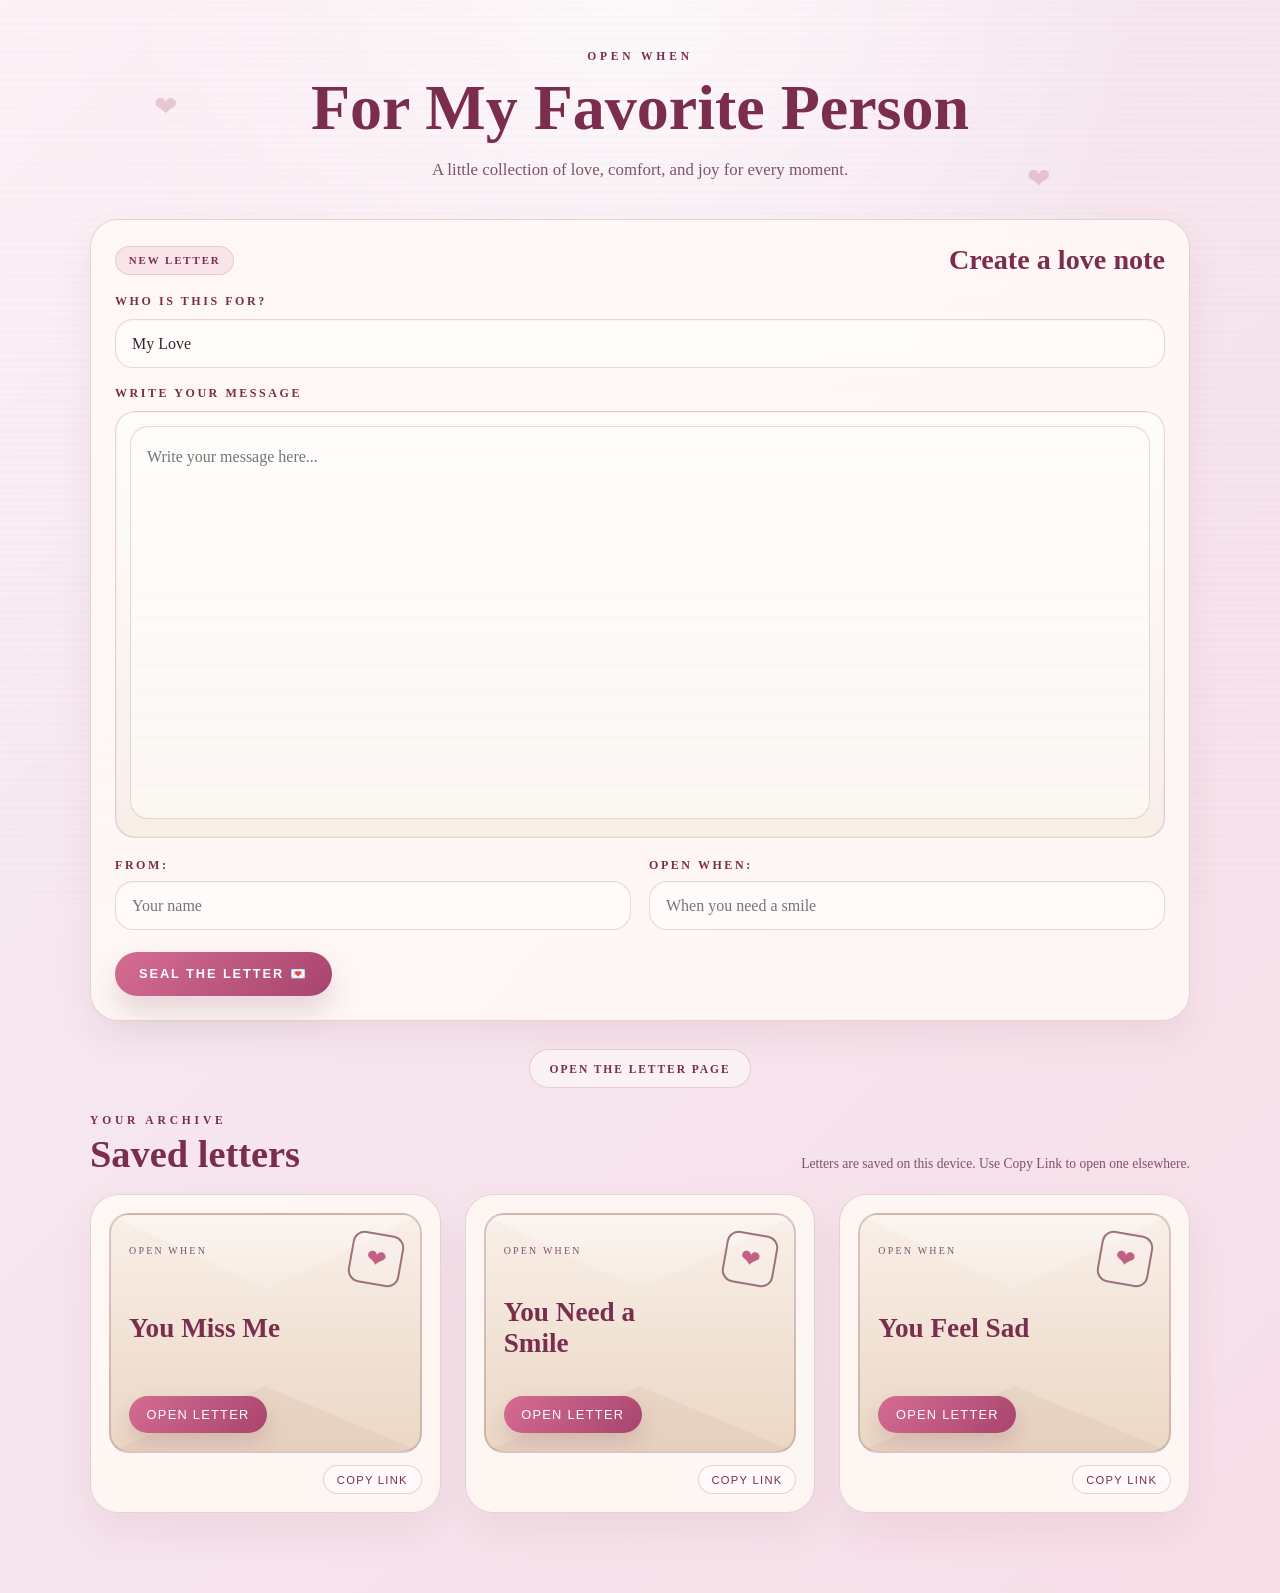
<file: index.html>
<!DOCTYPE html>
<html lang="en">
  <head>
    <meta charset="UTF-8" />
    <meta name="viewport" content="width=device-width, initial-scale=1.0" />
    <title>Open When Letters</title>
    <link rel="stylesheet" href="code.css" />
  </head>
  <body>
    <div class="paper-bg" aria-hidden="true">
      <span class="heart h1">❤</span>
      <span class="heart h2">❤</span>
      <span class="heart h3">❤</span>
      <span class="heart h4">❤</span>
      <span class="heart h5">❤</span>
    </div>

    <main class="app-shell">
      <header class="intro">
        <p class="eyebrow">Open When</p>
        <h1>For My Favorite Person</h1>
        <p class="subtitle">A little collection of love, comfort, and joy for every moment.</p>
      </header>

      <section class="letter-builder" aria-label="Write a custom love note">
        <div class="builder-card">
          <div class="builder-heading">
            <span class="builder-badge">New Letter</span>
            <h2>Create a love note</h2>
          </div>

          <form id="letterForm">
            <label class="field-label" for="recipientInput">Who is this for?</label>
            <input id="recipientInput" type="text" value="My Love" placeholder="My Love" />

            <label class="field-label" for="letterInput">Write Your Message</label>
            <div class="paper-note">
              <textarea id="letterInput" rows="12" placeholder="Write your message here..."></textarea>
            </div>

            <div class="meta-row">
              <div class="meta-field">
                <label class="field-label small" for="fromInput">From:</label>
                <input id="fromInput" type="text" placeholder="Your name" />
              </div>

              <div class="meta-field">
                <label class="field-label small" for="occasionInput">Open When:</label>
                <input id="occasionInput" type="text" placeholder="When you need a smile" />
              </div>
            </div>

            <button type="submit" class="seal-button">Seal the Letter 💌</button>
          </form>
        </div>
      </section>

      <div class="page-link-wrap">
        <a class="page-link" id="recipientPageLink" href="recipient.html">Open the letter page</a>
      </div>

      <div class="saved-heading">
        <div>
          <p class="eyebrow">Your archive</p>
          <h2>Saved letters</h2>
        </div>
        <p id="storageStatus" class="storage-status">Letters are saved on this device. Use Copy Link to open one elsewhere.</p>
      </div>

      <section class="letters-grid" id="lettersGrid"></section>
    </main>

    <script src="js.js"></script>
  </body>
</html>
</file>
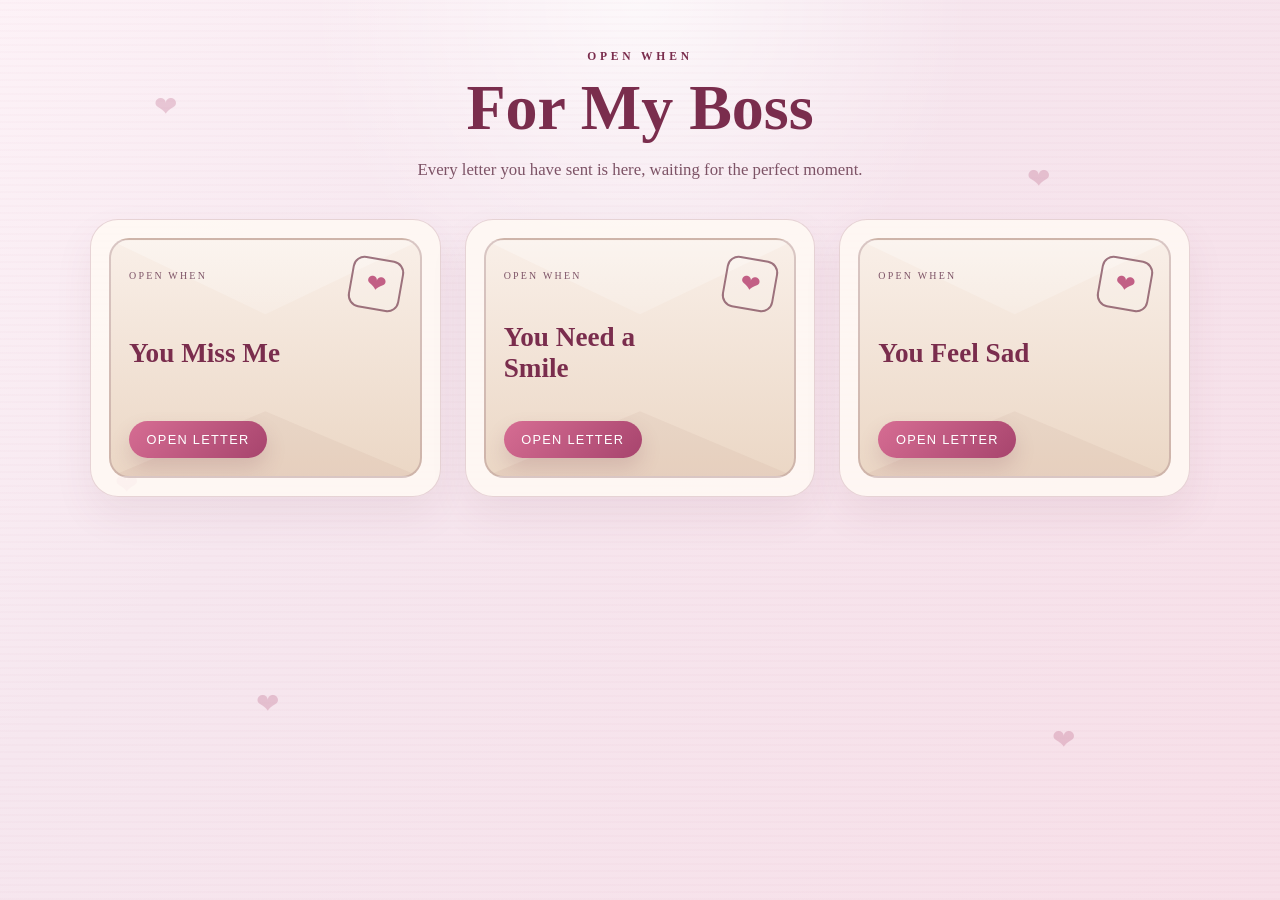
<file: recipient.html>
<!DOCTYPE html>
<html lang="en">
  <head>
    <meta charset="UTF-8" />
    <meta name="viewport" content="width=device-width, initial-scale=1.0" />
    <title>For My Boss</title>
    <link rel="stylesheet" href="code.css" />
  </head>
  <body data-page="recipient">
    <div class="paper-bg" aria-hidden="true">
      <span class="heart h1">❤</span>
      <span class="heart h2">❤</span>
      <span class="heart h3">❤</span>
      <span class="heart h4">❤</span>
      <span class="heart h5">❤</span>
    </div>

    <main class="app-shell">
      <header class="intro">
        <p class="eyebrow">Open When</p>
        <h1>For My Boss</h1>
        <p class="subtitle">Every letter you have sent is here, waiting for the perfect moment.</p>
      </header>


      <section class="letters-grid" id="lettersGrid"></section>
    </main>

    <script src="js.js"></script>
  </body>
</html>
</file>
<file: code.css>
:root {
  --pink-1: #fdf1f5;
  --pink-2: #f7e2eb;
  --rose: #c85f8a;
  --rose-dark: #7a2d4d;
  --paper: #fffaf3;
  --ink: #3a2433;
  --muted: #7d5366;
  --line: rgba(122, 45, 77, 0.18);
}

* {
  box-sizing: border-box;
}

html {
  scroll-behavior: smooth;
}

body {
  margin: 0;
  min-height: 100vh;
  font-family: "Georgia", serif;
  color: var(--ink);
  background:
    radial-gradient(circle at top, rgba(255,255,255,0.7), transparent 30%),
    linear-gradient(135deg, #fdf2f7 0%, #f6e7ef 35%, #f7dfe8 100%);
}

.paper-bg {
  position: fixed;
  inset: 0;
  pointer-events: none;
  background: repeating-linear-gradient(
    0deg,
    rgba(171, 91, 123, 0.02),
    rgba(171, 91, 123, 0.02) 2px,
    transparent 2px,
    transparent 7px
  );
}


.heart {
  position: absolute;
  font-size: clamp(1.3rem, 2.2vw, 2.2rem);
  color: rgba(176, 82, 118, 0.26);
  animation: drift 10s ease-in-out infinite;
}

.h1 { top: 10%; left: 12%; }
.h2 { top: 18%; right: 18%; animation-delay: 1.2s; }
.h3 { bottom: 20%; left: 20%; animation-delay: 2s; }
.h4 { bottom: 16%; right: 16%; animation-delay: 3s; }
.h5 { top: 52%; left: 9%; animation-delay: 4s; }

@keyframes drift {
  0%, 100% { transform: translateY(0) scale(1); opacity: 0.3; }
  50% { transform: translateY(-14px) scale(1.08); opacity: 0.7; }
}

.app-shell {
  position: relative;
  z-index: 1;
  width: min(1100px, 92vw);
  margin: 0 auto;
  padding: 50px 0 80px;
}

.intro {
  text-align: center;
  margin-bottom: 34px;
}

.eyebrow {
  margin: 0 0 12px;
  text-transform: uppercase;
  letter-spacing: 0.24rem;
  font-size: 0.72rem;
  color: var(--rose-dark);
  font-weight: 700;
}

.intro h1 {
  margin: 0;
  font-size: clamp(2.5rem, 5vw, 5rem);
  color: var(--rose-dark);
  line-height: 1.05;
}

.subtitle {
  margin: 14px auto 0;
  max-width: 640px;
  font-size: 1.05rem;
  color: var(--muted);
  line-height: 1.8;
}

.letter-builder {
  margin: 0 auto 28px;
}

.builder-card {
  background: rgba(255, 250, 246, 0.86);
  border: 1px solid rgba(122, 45, 77, 0.18);
  border-radius: 28px;
  box-shadow: 0 16px 34px rgba(124, 63, 86, 0.08);
  padding: 24px;
}

.builder-heading {
  display: flex;
  align-items: center;
  justify-content: space-between;
  gap: 12px;
  margin-bottom: 16px;
}

.builder-badge {
  display: inline-flex;
  align-items: center;
  justify-content: center;
  background: rgba(200, 95, 138, 0.12);
  color: var(--rose-dark);
  border: 1px solid rgba(122, 45, 77, 0.14);
  border-radius: 999px;
  padding: 0.45rem 0.8rem;
  font-size: 0.68rem;
  letter-spacing: 0.12rem;
  text-transform: uppercase;
  font-weight: 700;
}

.builder-heading h2 {
  margin: 0;
  color: var(--rose-dark);
  font-size: clamp(1.6rem, 2.2vw, 2.3rem);
}

.field-label {
  display: block;
  margin: 18px 0 10px;
  font-size: 0.75rem;
  letter-spacing: 0.16rem;
  text-transform: uppercase;
  color: var(--rose-dark);
  font-weight: 700;
}

.field-label.small {
  margin-top: 0;
  margin-bottom: 8px;
}

#letterForm input,
#letterForm textarea {
  width: 100%;
  border: 1px solid rgba(122, 45, 77, 0.18);
  border-radius: 18px;
  background: rgba(255, 255, 255, 0.46);
  color: var(--ink);
  padding: 0.9rem 1rem;
  font-family: "Georgia", serif;
  font-size: 1rem;
  box-shadow: inset 0 1px 2px rgba(90, 52, 67, 0.04);
  transition: border-color 0.2s ease, box-shadow 0.2s ease;
}

#letterForm input:focus,
#letterForm textarea:focus {
  outline: none;
  border-color: rgba(154, 78, 104, 0.6);
  box-shadow: 0 0 0 4px rgba(181, 87, 114, 0.12);
}

.paper-note {
  position: relative;
  background: linear-gradient(180deg, #fffdf9 0%, #f8efe7 100%);
  border: 1px solid rgba(122, 45, 77, 0.18);
  border-radius: 20px;
  padding: 14px;
  box-shadow: inset 0 0 0 1px rgba(122, 45, 77, 0.05);
}

.paper-note::before {
  content: "";
  position: absolute;
  inset: 12px 14px 12px 14px;
  border-radius: 12px;
  background: repeating-linear-gradient(
    180deg,
    rgba(122, 45, 77, 0.04),
    rgba(122, 45, 77, 0.04) 1px,
    transparent 1px,
    transparent 24px
  );
  pointer-events: none;
}

#letterInput {
  position: relative;
  z-index: 1;
  min-height: 250px;
  height: 250px;
  resize: none;
  overflow: hidden;
  background: transparent;
  border: none;
  box-shadow: none;
  line-height: 1.9;
  padding: 0.3rem 0.2rem 0.2rem;
}

.meta-row {
  display: grid;
  grid-template-columns: repeat(2, minmax(0, 1fr));
  gap: 18px;
  margin-top: 20px;
}

.seal-button {
  margin-top: 22px;
  border: none;
  border-radius: 999px;
  background: linear-gradient(135deg, #d66d93, #a7446d);
  color: #fff;
  padding: 0.9rem 1.5rem;
  font-size: 0.8rem;
  letter-spacing: 0.12rem;
  text-transform: uppercase;
  font-weight: 700;
  cursor: pointer;
  box-shadow: 0 16px 28px rgba(127, 65, 88, 0.18);
  transition: transform 0.2s ease, box-shadow 0.2s ease;
}

.seal-button:hover {
  transform: translateY(-1px);
  box-shadow: 0 18px 30px rgba(127, 65, 88, 0.24);
}

.page-link-wrap {
  display: flex;
  justify-content: center;
  width: 100%;
  margin: 0 0 26px;
  text-align: center;
}

.page-link {
  display: inline-flex;
  align-items: center;
  justify-content: center;
  padding: 0.8rem 1.2rem;
  border-radius: 999px;
  background: rgba(255,255,255,0.5);
  border: 1px solid rgba(122, 45, 77, 0.18);
  color: var(--rose-dark);
  text-decoration: none;
  font-size: 0.72rem;
  letter-spacing: 0.12rem;
  text-transform: uppercase;
  font-weight: 700;
}

.saved-heading {
  display: flex;
  align-items: end;
  justify-content: space-between;
  gap: 18px;
  margin: 8px 0 18px;
}

.saved-heading .eyebrow {
  margin-bottom: 6px;
  text-align: left;
}

.saved-heading h2 {
  margin: 0;
  color: var(--rose-dark);
  font-size: clamp(1.7rem, 3vw, 2.5rem);
}

.storage-status {
  margin: 0 0 4px;
  color: var(--muted);
  font-size: 0.85rem;
}


.letters-grid {
  display: grid;
  grid-template-columns: repeat(3, minmax(0, 1fr));
  gap: 24px;
}

.letter-card {
  background: rgba(255, 250, 244, 0.86);
  border: 1px solid var(--line);
  border-radius: 28px;
  box-shadow: 0 18px 38px rgba(124, 63, 86, 0.08);
  padding: 18px;
  transition: transform 0.35s ease, box-shadow 0.35s ease;
}

.letter-card:hover {
  transform: translateY(-4px);
  box-shadow: 0 22px 42px rgba(124, 63, 86, 0.12);
}

.envelope {
  position: relative;
  min-height: 240px;
  border-radius: 20px;
  background: linear-gradient(180deg, #f9efe8 0%, #ebd7c5 100%);
  border: 2px solid rgba(112, 68, 80, 0.24);
  padding: 20px 18px 18px;
  display: flex;
  flex-direction: column;
  justify-content: space-between;
  overflow: hidden;
  cursor: pointer;
  transition: transform 0.7s ease, box-shadow 0.7s ease;
}

.envelope::before {
  content: "";
  position: absolute;
  left: 0;
  right: 0;
  top: 0;
  height: 54%;
  background: linear-gradient(180deg, rgba(255,255,255,0.32), rgba(255,255,255,0.08));
  clip-path: polygon(0 0, 100% 0, 50% 58%);
}

.envelope::after {
  content: "";
  position: absolute;
  left: 0;
  right: 0;
  bottom: 0;
  height: 46%;
  background: rgba(160, 119, 100, 0.08);
  clip-path: polygon(0 100%, 50% 40%, 100% 100%);
}

.seal {
  position: absolute;
  right: 18px;
  top: 18px;
  width: 52px;
  height: 52px;
  border-radius: 12px;
  border: 2px solid rgba(118, 61, 79, 0.7);
  display: grid;
  place-items: center;
  background: rgba(255,255,255,0.18);
  color: #c25f85;
  font-size: 1.5rem;
  transform: rotate(10deg);
  z-index: 2;
}

.label-tag {
  position: relative;
  z-index: 2;
  text-transform: uppercase;
  letter-spacing: 0.14rem;
  font-size: 0.62rem;
  color: var(--muted);
  margin-top: 10px;
}

.envelope h2 {
  position: relative;
  z-index: 2;
  margin: 18px 0 0;
  line-height: 1.15;
  font-size: clamp(1.7rem, 2vw, 2.2rem);
  color: var(--rose-dark);
  max-width: 170px;
}

.envelope button {
  position: relative;
  z-index: 2;
  margin-top: 14px;
  align-self: flex-start;
  border: none;
  border-radius: 999px;
  background: linear-gradient(135deg, #d66d93, #a7446d);
  color: #fff;
  padding: 0.7rem 1.1rem;
  font-size: 0.8rem;
  letter-spacing: 0.08rem;
  text-transform: uppercase;
  cursor: pointer;
  box-shadow: 0 10px 20px rgba(127, 65, 88, 0.18);
}

.card-actions {
  margin-top: 12px;
  display: flex;
  justify-content: flex-end;
}

.copy-link {
  border: 1px solid rgba(122, 45, 77, 0.2);
  background: rgba(255,255,255,0.45);
  color: var(--rose-dark);
  border-radius: 999px;
  padding: 0.45rem 0.8rem;
  font-size: 0.7rem;
  letter-spacing: 0.08rem;
  text-transform: uppercase;
  cursor: pointer;
  transition: all 0.2s ease;
}

.copy-link:hover {
  background: rgba(200, 95, 138, 0.08);
}

.letter-content {
  margin-top: 18px;
  display: none;
  background: rgba(255,255,255,0.52);
  border: 1px solid rgba(96, 59, 72, 0.12);
  border-radius: 18px;
  padding: 18px 20px;
  color: var(--ink);
  line-height: 1.8;
}

.letter-card.is-open .letter-content {
  display: block;
}

.letter-content p {
  margin: 0 0 0.9rem;
}

.signature {
  text-align: right;
  font-weight: 700;
  color: var(--rose-dark);
}

@media (max-width: 860px) {
  .meta-row {
    grid-template-columns: 1fr;
  }

  .letters-grid {
    grid-template-columns: 1fr;
  }
}

@media (max-width: 540px) {
  .app-shell {
    padding-top: 30px;
  }

  .intro h1 {
    font-size: 2.3rem;
  }

  .builder-card {
    padding: 18px 16px;
  }

  .envelope h2 {
    max-width: 140px;
  }

  #letterInput {
    min-height: 200px;
  }
}

@media (max-width: 600px) {
  .envelope {
    height: 240px;
  }

  .address {
    left: 24px;
    top: 18px;
    width: 200px;
  }

  .address h2 {
    font-size: 1.5rem;
  }

  .stamp {
    width: 52px;
    height: 52px;
    right: 18px;
    top: 18px;
    font-size: 1.6rem;
  }

  .love-letter {
    padding: 1.4rem 1.1rem 1rem;
  }
}
</file>
